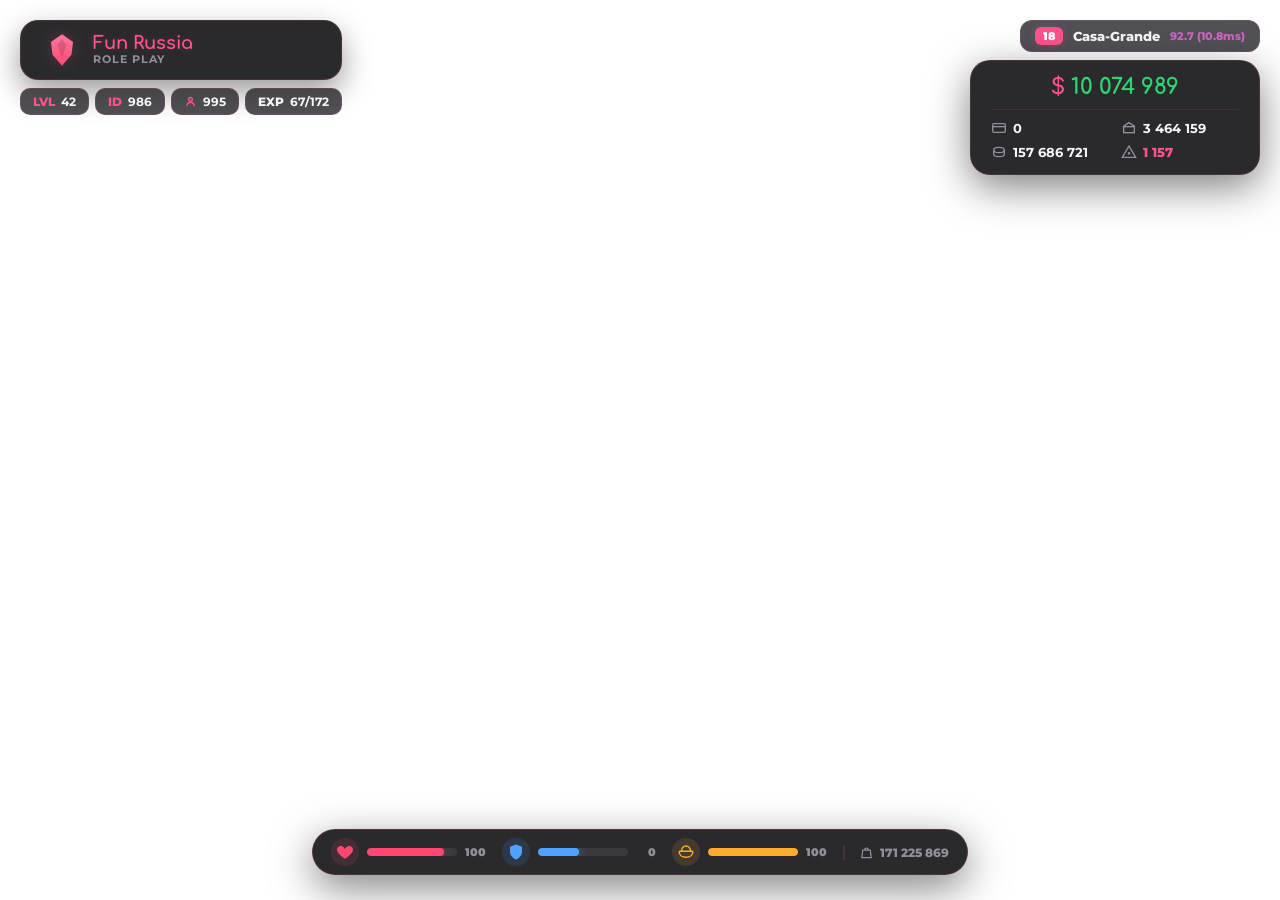
<file: index.html>
﻿<!DOCTYPE html>
<html lang="ru">
<head>
  <meta charset="UTF-8" />
  <title>Fun Russia Premium HUD</title>
  <link href="https://fonts.googleapis.com/css2?family=Comfortaa:wght@700;900&family=Montserrat:wght@700;800;900&display=swap" rel="stylesheet">
  <link rel="stylesheet" href="style.css" />
</head>
<body>

  <!-- ===================== ЛЕВЫЙ ВЕРХНИЙ УГОЛ: БРЕНД И ИНФО ===================== -->
  <div class="hud-top-left">
    <div class="brand-zone">
      <svg class="logo" viewBox="0 0 48 48">
        <path d="M24 4 L38 14 L36 30 L24 44 L12 30 L10 14 Z" fill="url(#lg)"/>
        <path d="M24 10 L30 18 L24 34 L18 18 Z" fill="#0b0b0d" opacity="0.15"/>
        <defs>
          <linearGradient id="lg" x1="0" y1="0" x2="0" y2="1">
            <stop offset="0" stop-color="#ff789e"/>
            <stop offset="1" stop-color="#ff4b72"/>
          </linearGradient>
        </defs>
      </svg>
      <div class="brand-text">
        <div class="brand-title">Fun Russia</div>
        <div class="brand-sub">Role Play</div>
      </div>
    </div>
    
    <div class="server-stats">
      <div class="stat-cell"><span class="lbl">LVL</span><b id="hud-lvl">1</b></div>
      <div class="stat-cell"><span class="lbl">ID</span><b id="hud-id">0</b></div>
      <div class="stat-cell">
        <svg class="ic-user" viewBox="0 0 24 24"><circle cx="12" cy="8" r="3.4"/><path d="M5 20c1.2-4.4 4-6.6 7-6.6s5.8 2.2 7 6.6"/></svg>
        <b id="hud-online">0</b>
      </div>
      <div class="stat-cell-long"><span class="lbl">EXP</span><b id="hud-exp">0/0</b></div>
    </div>
  </div>

  <!-- ===================== ПРАВЫЙ ВЕРХНИЙ УГОЛ: ДЕНЬГИ И ЛОКАЦИЯ ===================== -->
  <div class="hud-top-right">
    <div class="location-bar">
      <span class="district-badge" id="hud-district-id">0</span>
      <span id="hud-district-name">Центральный Район</span>
      <span class="ping-tag" id="hud-ping">65 ms</span>
    </div>

    <div class="finance-card">
      <div class="money-row cash-main"><span class="money-symbol">$</span><b id="hud-cash">1,250,500</b></div>
      <div class="money-divider"></div>
      <div class="money-sub-grid">
        <div class="money-cell" title="Карта"><svg class="ic" viewBox="0 0 24 24"><rect x="2.5" y="5.5" width="19" height="13" rx="2"/><line x1="2.5" y1="10" x2="21.5" y2="10"/></svg><span id="hud-card">0</span></div>
        <div class="money-cell" title="Банк"><svg class="ic" viewBox="0 0 24 24"><path d="M3 10 12 4l9 6"/><rect x="4" y="10" width="16" height="9"/></svg><span id="hud-bank">0</span></div>
        <div class="money-cell" title="Депозит"><svg class="ic" viewBox="0 0 24 24"><ellipse cx="12" cy="9" rx="8" ry="4"/><path d="M4 9v6c0 2.2 3.6 4 8 4s8-1.8 8-4V9"/></svg><span id="hud-deposit">0</span></div>
        <div class="money-cell" title="Донат"><svg class="ic" viewBox="0 0 24 24"><path d="M12 3 2 20h20z"/><circle cx="12" cy="14" r="1"/></svg><span id="hud-donate" class="donate-txt">0 R</span></div>
      </div>
    </div>
  </div>

  <!-- ===================== НИЗ ЭКРАНА: СТИЛЬНЫЕ ПОЛОСКИ СТАТУСА ===================== -->
  <div class="hud-bottom-center">
    <div class="vitals-container">
      <!-- Здоровье -->
      <div class="bar-wrapper">
        <div class="bar-icon health-bg"><svg viewBox="0 0 24 24"><path d="M12 21s-7.5-4.6-10-9.3C.4 8.1 2.2 4.5 5.7 4c2-.3 3.8.6 4.9 2.1L12 8l1.4-1.9C14.5 4.6 16.3 3.7 18.3 4c3.5.5 5.3 4.1 3.7 7.7C19.5 16.4 12 21 12 21z"/></svg></div>
        <div class="bar-track"><div class="bar-fill health-fill" style="width: 85%;"></div></div>
        <span class="bar-num" id="hud-health">85</span>
      </div>
      <!-- Броня -->
      <div class="bar-wrapper">
        <div class="bar-icon armor-bg"><svg viewBox="0 0 24 24"><path d="M12 2 4 5v6c0 5 3.4 9.4 8 11 4.6-1.6 8-6 8-11V5l-8-3z"/></svg></div>
        <div class="bar-track"><div class="bar-fill armor-fill" style="width: 45%;"></div></div>
        <span class="bar-num" id="hud-armor">45</span>
      </div>
      <!-- Голод -->
      <div class="bar-wrapper">
        <div class="bar-icon food-bg"><svg viewBox="0 0 24 24"><path d="M4 11h16a1 1 0 0 1 1 1c0 4-3.5 7-9 7s-9-3-9-7a1 1 0 0 1 1-1z"/><path d="M6 11c0-4 2.5-7 6-7s6 3 6 7"/></svg></div>
        <div class="bar-track"><div class="bar-fill food-fill" style="width: 100%;"></div></div>
        <span class="bar-num" id="hud-food">100</span>
      </div>
      <!-- Вес инвентаря -->
      <div class="bar-wrapper-weight">
        <svg class="ic-weight" viewBox="0 0 24 24"><path d="M6 8h12l1.5 12h-15z"/><path d="M9 8a3 3 0 0 1 6 0"/></svg>
        <span id="hud-weight">12.5 кг</span>
      </div>
    </div>
  </div>

  <script src="hud.js"></script>
</body>
</html>
</file>
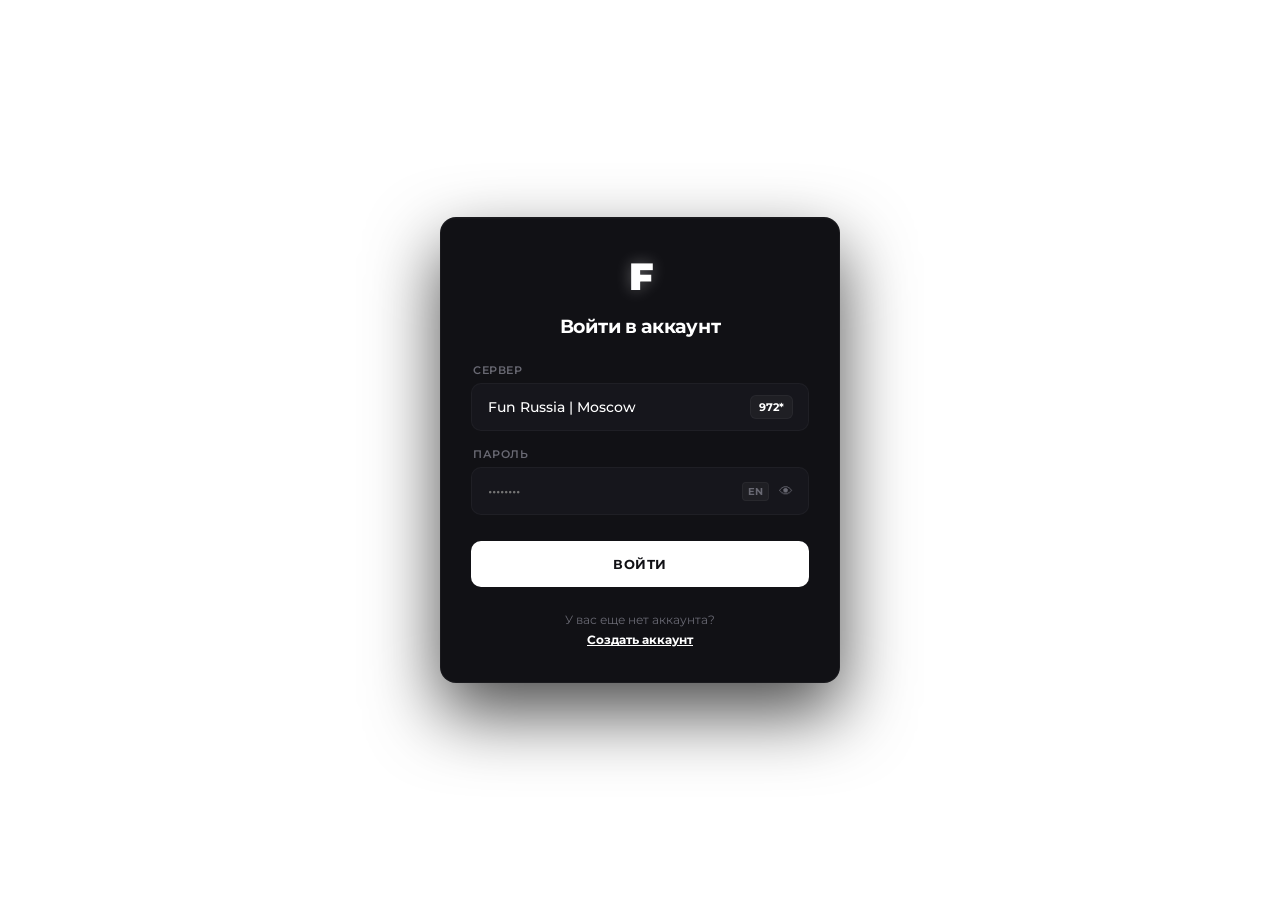
<file: auth/index.html>
﻿<!DOCTYPE html>
<html lang="ru">
<head>
    <meta charset="UTF-8">
    <meta name="viewport" content="width=device-width, initial-scale=1.0">
    <title>Fun Russia RP Auth</title>
    <link rel="stylesheet" href="style.css">
    <link href="https://fonts.googleapis.com/css2?family=Montserrat:wght@500;600;700;900&display=swap" rel="stylesheet">
</head>
<body>

    <!-- Полноэкранный прозрачный CEF слой -->
    <div class="auth-screen">
        
        <!-- Центральное окно авторизации -->
        <div class="auth-container">
            
            <!-- Логотип проекта Fun Russia -->
            <div class="auth-logo">F</div>

            <h1 class="auth-title" id="form-title">Войти в аккаунт</h1>

            <!-- Форма ввода -->
            <form class="auth-form" onsubmit="return false;">
                
                <!-- Поле: Выбор Сервера -->
                <div class="input-group">
                    <label class="input-label">Сервер</label>
                    <div class="input-wrapper select-wrapper">
                        <select id="server-select">
                            <option value="1">Fun Russia | Moscow</option>
                        </select>
                        <span class="server-badge">972*</span>
                    </div>
                </div>

                <!-- Поле: Пароль -->
                <div class="input-group">
                    <label class="input-label">Пароль</label>
                    <div class="input-wrapper">
                        <input type="password" id="auth-password" placeholder="••••••••" required>
                        <button type="button" class="btn-toggle-pass" onclick="togglePasswordVisibility()">👁</button>
                    </div>
                </div>

                <!-- Ошибка -->
                <span id="auth-error" style="display:none;color:#ff4d4d;font-size:12px;text-align:center;margin-top:-5px"></span>

                <!-- Кнопка отправки формы -->
                <button type="submit" class="btn-submit" id="form-submit-btn" onclick="submitAuthForm()">ВОЙТИ</button>
            </form>

            <!-- Переключалка режимов войти/зарегистрироваться -->
            <div class="auth-footer">
                <span id="footer-text">У вас еще нет аккаунта?</span>
                <button class="btn-switch-mode" id="switch-mode-btn" onclick="toggleAuthMode()">Создать аккаунт</button>
            </div>
        </div>

    </div>

    <script src="auth.js"></script>
</body>
</html>
</file>
<file: style.css>
:root {
  /* ����� �������: �����-������� ������� (Fun Russia Dark Vibe) */
  --bg-dark-main: rgba(13, 13, 16, 0.88);   /* �������� ������ ������� ��� */
  --bg-dark-sub: rgba(22, 22, 28, 0.75);    /* ����� ������� ������ ��� ������ ����� */
  --pink-neon: #ff528c;                     /* ����������� �������-������� */
  --pink-glow: rgba(255, 82, 140, 0.2);     /* ��� ������� �������� */
  --glass-border: rgba(255, 82, 140, 0.18); /* ���������� ������ ������� ������� */
  
  --txt-white: #f5f5f7;                     /* �������� ����� ����� */
  --txt-muted: #928f9c;                     /* ������������ ����� ����� ��� �������� */
  
  /* ����� �������� */
  --hp-color: #ff4772;
  --arm-color: #4da3ff;
  --food-color: #ffab2e;
  --money-color: #2ed573;
  
  --font-round: 'Comfortaa', sans-serif;
  --font-clean: 'Montserrat', sans-serif;
}

* { margin: 0; padding: 0; box-sizing: border-box; }
html, body {
  width: 100%; height: 100%;
  background: transparent;
  overflow: hidden;
  font-family: var(--font-clean);
  color: var(--txt-white);
  user-select: none;
}

/* ����� ����� �������-������ (������ ������ � ������� ��������) */
.glass-panel {
  background: var(--bg-dark-main);
  border: 1.5px solid var(--glass-border);
  backdrop-filter: blur(12px);
  border-radius: 20px;
  box-shadow: 0 12px 40px rgba(0, 0, 0, 0.5), inset 0 1px 1px rgba(255, 255, 255, 0.05);
}

/* ===================== ����� ������� ���� ===================== */
.hud-top-left {
  position: fixed; top: 20px; left: 20px;
  display: flex; flex-direction: column; gap: 8px;
}

.brand-zone {
  background: var(--bg-dark-main);
  border: 1.5px solid var(--glass-border);
  backdrop-filter: blur(12px);
  border-radius: 18px;
  box-shadow: 0 12px 30px rgba(0, 0, 0, 0.4);
  display: flex; align-items: center; gap: 12px; padding: 10px 22px;
}
.brand-zone .logo { width: 38px; height: 38px; filter: drop-shadow(0 0 8px var(--pink-glow)); }
.brand-title { font-family: var(--font-round); font-size: 18px; font-weight: 900; color: var(--pink-neon); line-height: 1; text-shadow: 0 0 10px var(--pink-glow); }
.brand-sub { font-size: 11px; color: var(--txt-muted); font-weight: 700; letter-spacing: 1px; text-transform: uppercase; }

.server-stats {
  display: flex; gap: 6px;
}
.stat-cell, .stat-cell-long {
  background: var(--bg-dark-sub);
  border: 1px solid var(--glass-border);
  backdrop-filter: blur(8px);
  border-radius: 10px;
  padding: 5px 12px; display: flex; align-items: center; gap: 6px;
  font-size: 12px; font-weight: 800;
}
.stat-cell .lbl { color: var(--pink-neon); }
.ic-user { width: 13px; height: 13px; fill: none; stroke: var(--pink-neon); stroke-width: 2.5; }

/* ===================== ������ ������� ���� ===================== */
.hud-top-right {
  position: fixed; top: 20px; right: 20px;
  display: flex; flex-direction: column; align-items: flex-end; gap: 8px;
}

.location-bar {
  background: var(--bg-dark-sub);
  border: 1px solid var(--glass-border);
  backdrop-filter: blur(8px);
  border-radius: 12px; padding: 6px 14px;
  display: flex; align-items: center; gap: 10px;
  font-size: 13px; font-weight: 800;
}
.district-badge {
  background: var(--pink-neon); color: #fff;
  padding: 2px 8px; border-radius: 6px; font-size: 11px; font-weight: 900;
  box-shadow: 0 0 10px var(--pink-glow);
}
.ping-tag { color: #cc66c0; font-size: 11px; }

.finance-card {
  background: var(--bg-dark-main);
  border: 1.5px solid var(--glass-border);
  backdrop-filter: blur(12px);
  border-radius: 20px;
  box-shadow: 0 12px 40px rgba(0, 0, 0, 0.5);
  padding: 14px 20px; width: 290px;
}
.cash-main { display: flex; align-items: center; justify-content: center; gap: 6px; font-size: 22px; font-weight: 900; color: var(--money-color); font-family: var(--font-round); }
.money-symbol { color: var(--pink-neon); }
.money-divider { height: 1px; background: rgba(255, 82, 140, 0.12); margin: 10px 0; }

.money-sub-grid {
  display: grid; grid-template-columns: 1fr 1fr; gap: 8px 12px;
}
.money-cell { display: flex; align-items: center; gap: 6px; font-size: 13px; font-weight: 700; color: var(--txt-white); }
.money-cell .ic { width: 16px; height: 16px; fill: none; stroke: var(--txt-muted); stroke-width: 2; }
.donate-txt { color: var(--pink-neon); font-weight: 800; }

/* ===================== ������� ������� (���) ===================== */
.hud-bottom-center {
  position: fixed; bottom: 25px; left: 50%; transform: translateX(-50%);
}

.vitals-container {
  background: var(--bg-dark-main);
  border: 1.5px solid var(--glass-border);
  backdrop-filter: blur(12px);
  border-radius: 24px;
  box-shadow: 0 12px 40px rgba(0, 0, 0, 0.5);
  padding: 8px 18px; display: flex; align-items: center; gap: 16px;
}

.bar-wrapper { display: flex; align-items: center; gap: 8px; }
.bar-icon { width: 28px; height: 28px; border-radius: 50%; padding: 5px; display: flex; align-items: center; justify-content: center; }
.bar-icon svg { width: 100%; height: 100%; }

.health-bg { fill: var(--hp-color); background: rgba(255, 71, 114, 0.12); }
.armor-bg { fill: var(--arm-color); background: rgba(77, 163, 255, 0.12); }
.food-bg { fill: none; stroke: var(--food-color); stroke-width: 2; background: rgba(255, 171, 46, 0.12); }

.bar-track { width: 90px; height: 8px; background: rgba(255, 255, 255, 0.08); border-radius: 4px; overflow: hidden; }
.bar-fill { height: 100%; border-radius: 4px; transition: width 0.4s ease-out; }
.health-fill { background: var(--hp-color); box-shadow: 0 0 8px rgba(255, 71, 114, 0.5); }
.armor-fill { background: var(--arm-color); box-shadow: 0 0 8px rgba(77, 163, 255, 0.5); }
.food-fill { background: var(--food-color); box-shadow: 0 0 8px rgba(255, 171, 46, 0.5); }

.bar-num { font-size: 11px; font-weight: 900; min-width: 20px; color: var(--txt-muted); text-align: right; }

.bar-wrapper-weight {
  display: flex; align-items: center; gap: 6px; font-size: 12px; font-weight: 800; color: var(--txt-muted);
  border-left: 2px solid rgba(255, 82, 140, 0.15); padding-left: 14px;
}
.ic-weight { width: 15px; height: 15px; fill: none; stroke: var(--txt-muted); stroke-width: 2; }
</file>
<file: auth/style.css>
:root {
    --bg-container: #111115;
    --bg-input: #16161c;
    --border-color: rgba(255, 255, 255, 0.04);
    --text-white: #ffffff;
    --text-gray: #696973;
}

* {
    margin: 0;
    padding: 0;
    box-sizing: border-box;
    font-family: 'Montserrat', sans-serif;
    outline: none;
    user-select: none;
}

body, html {
    width: 100%;
    height: 100%;
    background: transparent; /* ���� ���� ��������� ������� */
    overflow: hidden;
}

/* ������������� ���������� ���� */
.auth-screen {
    width: 100vw;
    height: 100vh;
    background: transparent;
    display: flex;
    justify-content: center;
    align-items: center;
}

/* ����������� ���� ����������� */
.auth-container {
    width: 400px;
    background: var(--bg-container);
    border: 1px solid var(--border-color);
    border-radius: 16px;
    padding: 35px 30px;
    box-shadow: 0 30px 70px rgba(0, 0, 0, 0.7), inset 0 1px 0 rgba(255,255,255,0.02);
    display: flex;
    flex-direction: column;
    align-items: center;
}

/* ������� � ���� ����� F */
.auth-logo {
    font-size: 38px;
    font-weight: 900;
    color: var(--text-white);
    letter-spacing: -1px;
    margin-bottom: 15px;
    text-shadow: 0 0 15px rgba(255, 255, 255, 0.3);
}

.auth-title {
    color: var(--text-white);
    font-size: 19px;
    font-weight: 700;
    margin-bottom: 25px;
    letter-spacing: -0.3px;
}

/* �������� ����� */
.auth-form {
    width: 100%;
    display: flex;
    flex-direction: column;
    gap: 16px;
}

.input-group {
    display: flex;
    flex-direction: column;
    gap: 6px;
    width: 100%;
}

.input-label {
    color: var(--text-gray);
    font-size: 11px;
    font-weight: 600;
    text-transform: uppercase;
    letter-spacing: 0.5px;
    padding-left: 2px;
}

.input-wrapper {
    position: relative;
    width: 100%;
    display: flex;
    align-items: center;
}

.input-wrapper input, .input-wrapper select {
    width: 100%;
    background: var(--bg-input);
    border: 1px solid var(--border-color);
    border-radius: 10px;
    padding: 14px 16px;
    color: var(--text-white);
    font-size: 14px;
    font-weight: 500;
    transition: border-color 0.2s, background 0.2s;
}

/* ��������� ��� ������� */
.input-wrapper select {
    appearance: none;
    cursor: pointer;
    padding-right: 70px;
}

.input-wrapper input:focus, .input-wrapper select:focus {
    border-color: rgba(255, 255, 255, 0.12);
    background: #191922;
}

.server-badge {
    position: absolute;
    right: 16px;
    background: rgba(255, 255, 255, 0.04);
    border: 1px solid var(--border-color);
    color: var(--text-white);
    padding: 4px 8px;
    border-radius: 6px;
    font-size: 11px;
    font-weight: 700;
    pointer-events: none;
}

.btn-toggle-pass {
    position: absolute;
    right: 16px;
    background: transparent;
    border: none;
    color: var(--text-gray);
    cursor: pointer;
    font-size: 14px;
}
.btn-toggle-pass:hover { color: #fff; }

/* ������ �������� */
.btn-submit {
    width: 100%;
    background: var(--text-white);
    color: var(--bg-container);
    border: none;
    padding: 15px;
    border-radius: 10px;
    font-weight: 700;
    font-size: 13px;
    letter-spacing: 0.5px;
    cursor: pointer;
    margin-top: 10px;
    transition: background 0.2s, transform 0.1s;
}

.btn-submit:hover { background: #e6e6e6; }
.btn-submit:active { transform: scale(0.99); }

/* ������ ����� */
.auth-footer {
    margin-top: 25px;
    display: flex;
    flex-direction: column;
    align-items: center;
    gap: 5px;
}

.auth-footer span {
    color: var(--text-gray);
    font-size: 12px;
}

.btn-switch-mode {
    background: transparent;
    border: none;
    color: var(--text-white);
    font-size: 12px;
    font-weight: 700;
    cursor: pointer;
    text-decoration: underline;
}
</file>
